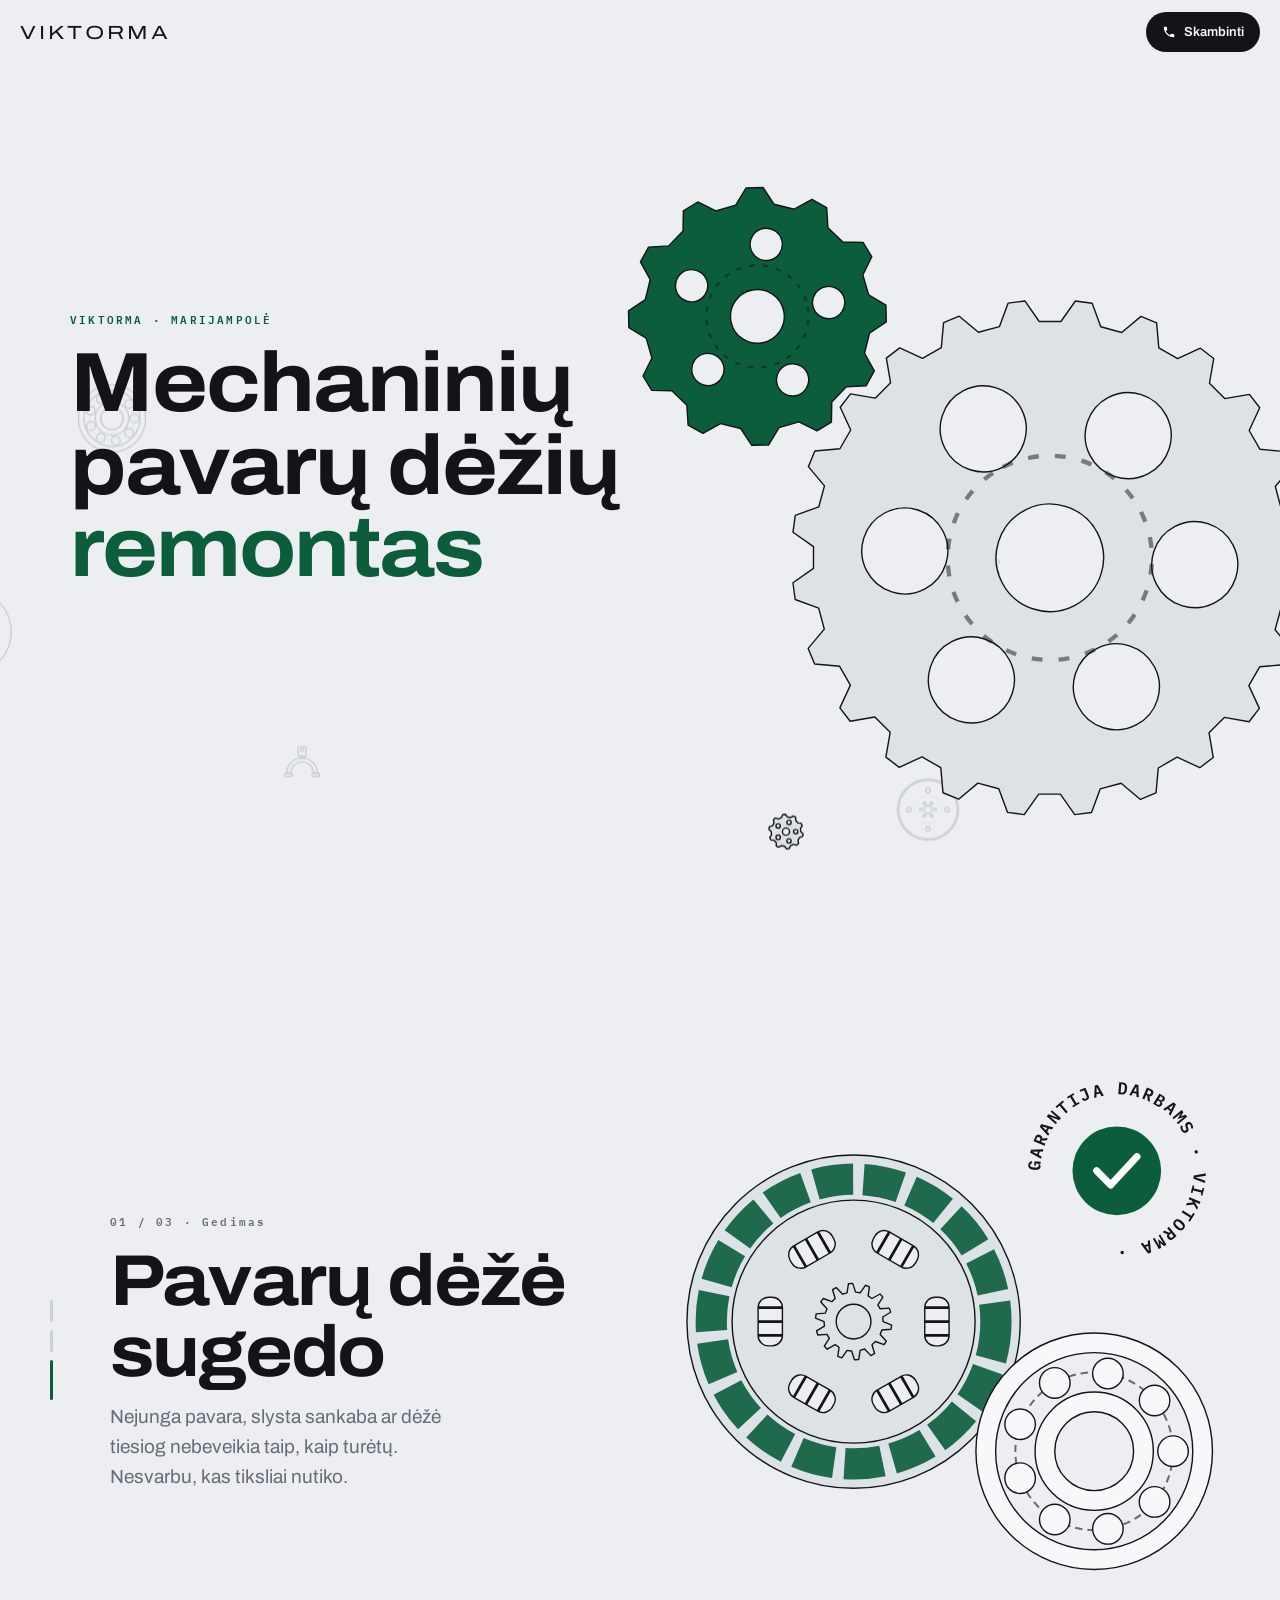
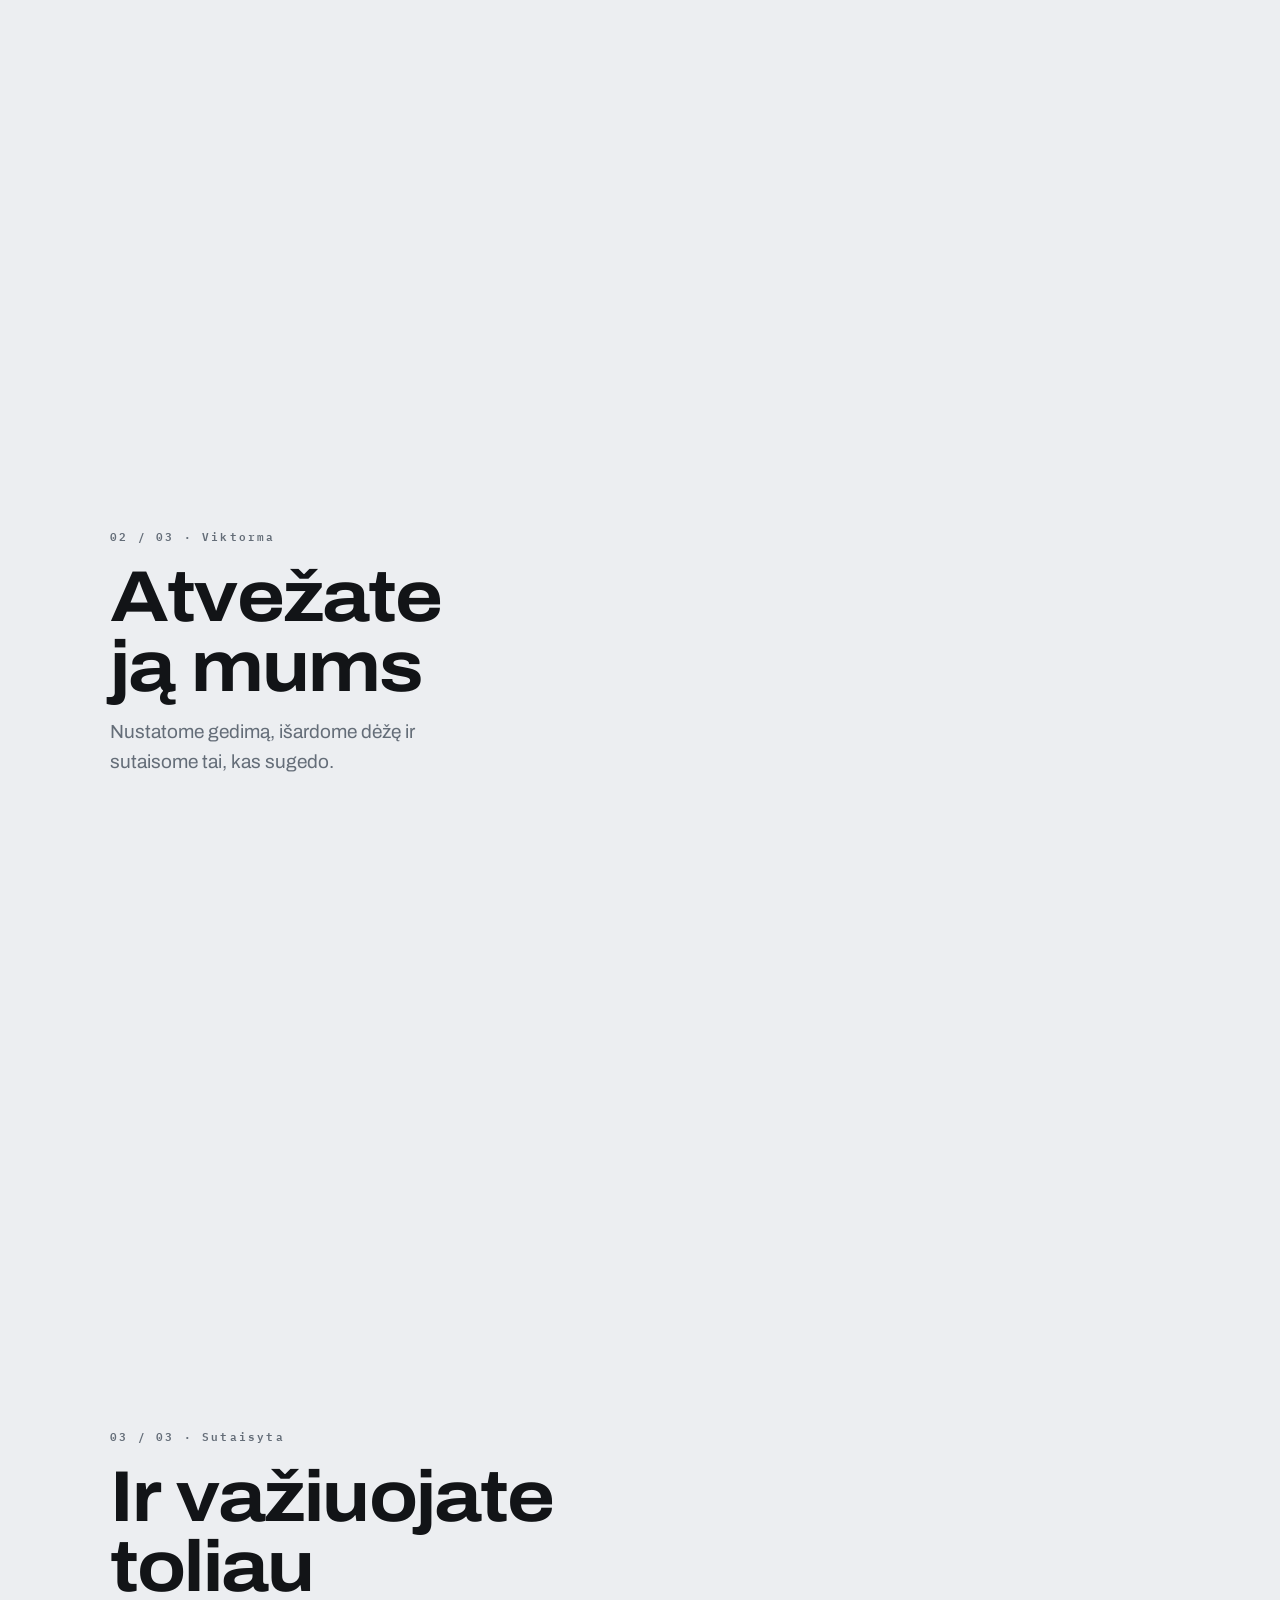
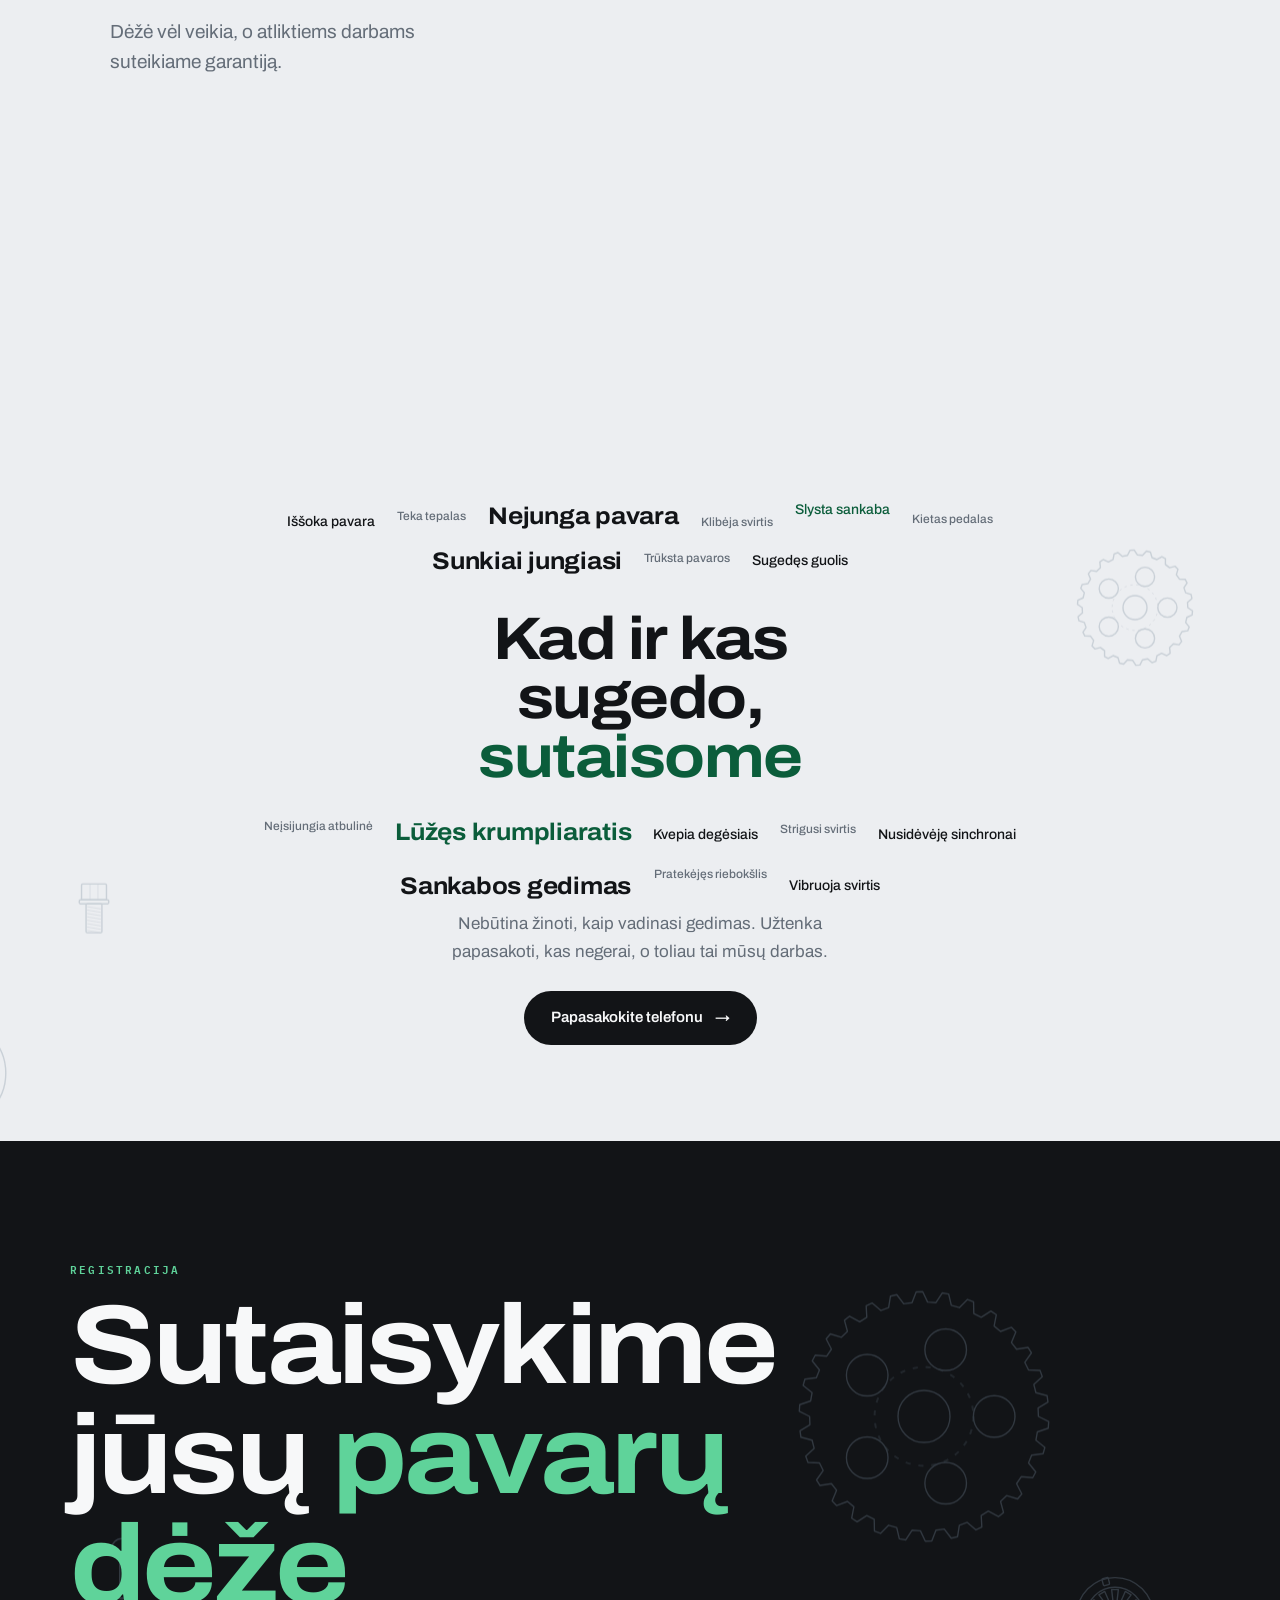
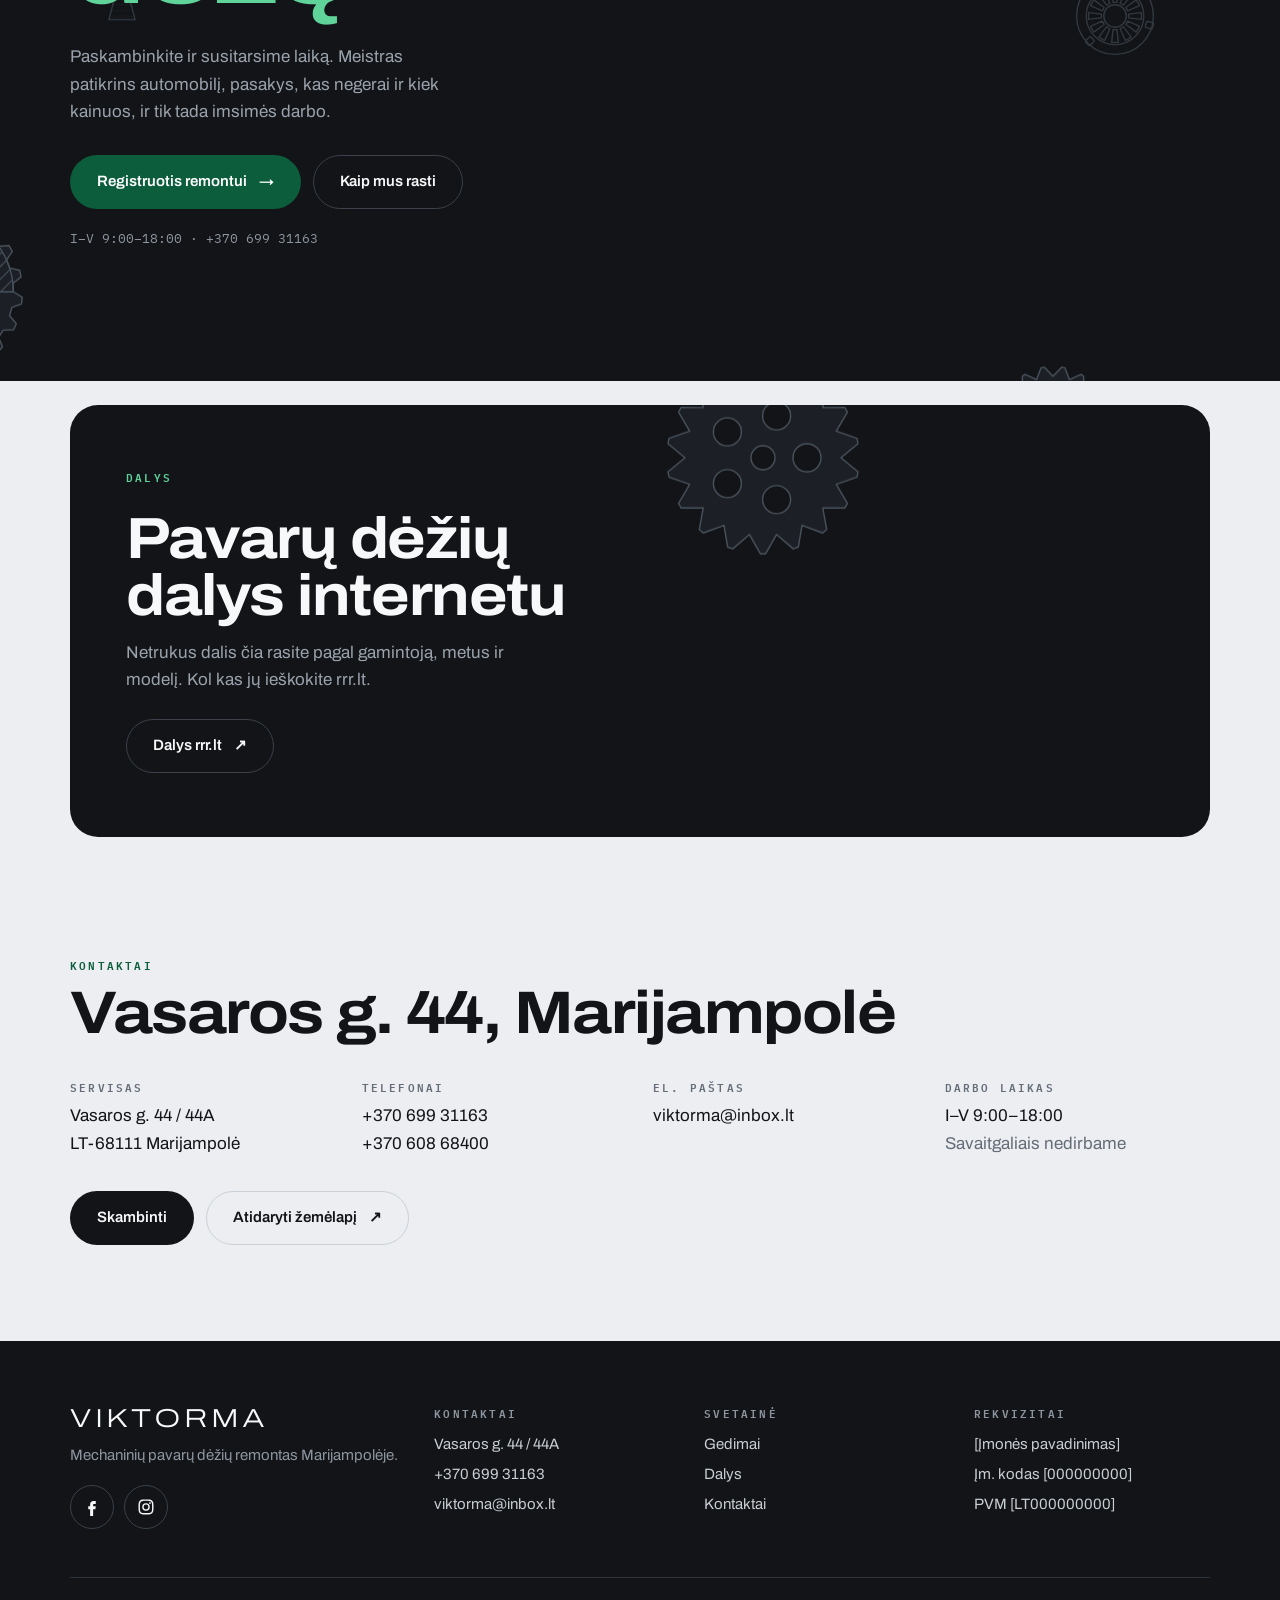
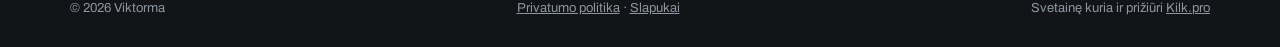
<file: index.html>
<!doctype html>
<html lang="lt">
<head>
<meta charset="utf-8">
<meta name="viewport" content="width=device-width, initial-scale=1, viewport-fit=cover">
<title>Viktorma · Mechaninių pavarų dėžių servisas Marijampolėje</title>
<meta name="description" content="Mechaninių pavarų dėžių diagnostika, kapitalinis remontas ir tepalų keitimas Marijampolėje. Be tarpininkų, su garantija.">
<meta name="theme-color" content="#eceef1">
<link rel="preconnect" href="https://fonts.googleapis.com">
<link rel="preconnect" href="https://fonts.gstatic.com" crossorigin>
<link rel="stylesheet" href="https://fonts.googleapis.com/css2?family=Archivo:wdth,wght@62..125,300..800&family=IBM+Plex+Mono:wght@400;600&display=swap">
<link rel="stylesheet" href="assets/theme.css">
<style>
  /* Header */
  .top { position: fixed; inset: 0 0 auto; z-index: 50; display: flex; align-items: center; justify-content: space-between;
    padding: calc(12px + env(safe-area-inset-top, 0px)) max(20px, env(safe-area-inset-right, 0px)) 12px var(--gutter);
    opacity: 0; transition: opacity .8s var(--ease) .4s, background .4s, box-shadow .4s; }
  .ready .top { opacity: 1; }
  .top.solid { background: rgba(236, 238, 241, .86); backdrop-filter: blur(12px); -webkit-backdrop-filter: blur(12px); box-shadow: 0 1px 0 var(--line); }
  .logo { font: 400 19px/1 var(--f-sans); font-stretch: 125%; letter-spacing: .16em; text-decoration: none; }
  .top-call { display: inline-flex; align-items: center; gap: 8px; height: 40px; padding: 0 16px; border-radius: 999px; background: var(--ink); color: var(--steel-2); font: 600 13px/1 var(--f-sans); text-decoration: none; }
  .top-call svg { width: 14px; height: 14px; fill: currentColor; }

  /* Hero: quiet screen, one line, two meshing gears turning at the edge */
  .hero { position: relative; min-height: 100svh; overflow: hidden; display: grid; align-content: center; }
  .hero .wrap { position: relative; z-index: 2; }
  .hero-line { font-size: clamp(34px, 10vw, 84px); max-width: 11ch; margin-top: 16px; }
  .hero .lead { margin-top: 18px; }
  .ready .hero .wrap > * { animation: rise 1.2s var(--ease) both; }
  .ready .hero .wrap > :nth-child(2) { animation-delay: .15s; }
  .ready .hero .wrap > :nth-child(3) { animation-delay: .3s; }
  @keyframes rise { from { opacity: 0; transform: translateY(18px); } }
  .mesh { position: absolute; inset: 0; z-index: 1; pointer-events: none; }
  .mesh > div { position: absolute; }
  .scroll-cue { position: absolute; z-index: 2; left: var(--gutter); bottom: calc(26px + env(safe-area-inset-bottom, 0px)); display: flex; align-items: center; gap: 12px;
    font: 600 10px/1 var(--f-mono); letter-spacing: .28em; text-transform: uppercase; color: var(--dim); }
  .scroll-cue i { width: 40px; height: 1px; background: var(--ink); transform-origin: left; animation: cue 2.2s var(--ease) infinite; }
  @keyframes cue { 0% { transform: scaleX(0); } 60% { transform: scaleX(1); opacity: 1; } 100% { transform: scaleX(1); opacity: 0; } }

  /* Story: sticky stage with three illustrated scenes, chapters scroll over it */
  .story { position: relative; }
  .stage { position: sticky; top: 0; height: 100svh; overflow: hidden; pointer-events: none; }
  .scene { position: absolute; left: 50%; top: 13svh; width: min(84vw, 520px); aspect-ratio: 1; max-width: 100%; transform: translateX(-50%) scale(.86) rotate(-6deg); opacity: 0;
    transition: opacity .8s var(--ease), transform 1.1s var(--ease); display: grid; place-items: center; }
  .stage[data-step="1"] .s1, .stage[data-step="2"] .s2, .stage[data-step="3"] .s3 { opacity: 1; transform: translateX(-50%); }
  .s1 .box { width: 92%; }
  .callout { position: absolute; font: 600 10px/1.3 var(--f-mono); letter-spacing: .12em; text-transform: uppercase; display: flex; align-items: center; gap: 8px; color: var(--ink); }
  .callout::before { content: ''; width: 26px; height: 1px; background: var(--ink); }
  .s2 .cut { position: absolute; width: 62%; opacity: .9; }
  .s2 .sh { position: absolute; width: 104%; bottom: 6%; }
  .s2 .sh .g1, .s2 .sh .g2, .s2 .sh .g3 { transition: transform 1.4s var(--ease) .3s; }
  .stage[data-step="2"] .sh .g1 { transform: translateX(-12px); }
  .stage[data-step="2"] .sh .g3 { transform: translateX(14px); }
  .s3 .cl { position: absolute; width: 62%; left: 2%; top: 14%; }
  .s3 .br { position: absolute; width: 44%; right: 2%; bottom: 10%; }
  .s3 .badge { position: absolute; width: 36%; right: 2%; top: 0; }
  .badge { overflow: visible; }
  .badge text { font: 600 8.5px var(--f-mono); letter-spacing: .12em; fill: var(--ink); }
  .badge .core { fill: var(--green); }
  .steps { position: absolute; left: var(--gutter); top: 50%; display: grid; gap: 8px; transform: translateY(-50%); }
  .steps i { width: 3px; height: 22px; border-radius: 2px; background: var(--line); transition: background .4s, height .4s; }
  .stage[data-step="1"] .steps i:nth-child(1), .stage[data-step="2"] .steps i:nth-child(2), .stage[data-step="3"] .steps i:nth-child(3) { background: var(--green); height: 40px; }

  .chapter { position: relative; z-index: 2; min-height: 100svh; display: flex; align-items: flex-end; padding-bottom: 9svh; }
  .chapter:first-of-type { margin-top: -100svh; }
  .chapter .wrap > div { max-width: 560px; padding-top: 70px;
    background: linear-gradient(to bottom, rgba(236, 238, 241, 0), var(--steel) 60px); }
  .chapter .num { font: 600 11px/1 var(--f-mono); color: var(--dim); letter-spacing: .2em; }
  .chapter h2 { font-size: clamp(36px, 10.5vw, 72px); margin: 12px 0 14px; }
  .chapter p { margin: 0; color: var(--dim); max-width: 34ch; font-size: clamp(16px, 4.3vw, 19px); }
  @media (min-width: 900px) {
    .scene { left: auto; right: max(4vw, calc((100vw - var(--max)) / 2)); top: 50%; transform: translateY(-50%) scale(.86) rotate(-6deg); width: min(44vw, 560px); }
    .stage[data-step="1"] .s1, .stage[data-step="2"] .s2, .stage[data-step="3"] .s3 { transform: translateY(-50%); }
    .chapter { align-items: center; padding: 0; }
    .chapter .wrap > div { background: none; padding: 0 0 0 40px; }
    .steps { left: max(var(--gutter), calc((100vw - var(--max)) / 2)); }
  }

  /* CTA */
  .cta { position: relative; overflow: hidden; padding: 120px 0; min-height: 88svh; display: grid; align-content: center; }
  .cta .wrap { position: relative; z-index: 1; }
  .cta h2 { font-size: clamp(44px, 13vw, 112px); margin: 16px 0 22px; max-width: 10ch; }
  .cta h2 em { color: #5fd39a; }
  .cta-actions { display: flex; flex-wrap: wrap; gap: 12px; margin-top: 30px; }
  .cta-note { margin-top: 20px; font: 400 13px/1.5 var(--f-mono); color: #8d96a0; }

  /* Info sections */
  .section { position: relative; padding: 96px 0; }
  .section-head { display: grid; gap: 12px; margin-bottom: 36px; }
  .section-head h2 { font-size: clamp(34px, 9vw, 60px); }
  .services { display: grid; gap: 12px; grid-template-columns: 1fr; }
  .fix h2 { max-width: 12ch; }
  .fix { overflow: hidden; }
  .words { display: grid; gap: 34px; margin-top: 8px; }
  .words .section-head { margin: 0; text-align: center; justify-items: center; }
  .cloud { display: flex; flex-wrap: wrap; justify-content: center; align-items: center; gap: 24px 22px; max-width: 760px; margin: 0 auto; }
  .w { position: relative; top: var(--y, 0); white-space: nowrap; font: 500 12px/1 var(--f-sans); color: var(--dim); will-change: transform;
    animation: float var(--t, 8s) ease-in-out infinite alternate; }
  .w.m { font-size: 14px; color: var(--ink); }
  .w.l { font-size: clamp(17px, 4.6vw, 24px); font-weight: 700; font-stretch: 108%; color: var(--ink); letter-spacing: -.01em; }
  .w.g { color: var(--green); }
  @keyframes float { from { transform: translate(calc(var(--dx) * -1), calc(var(--dy) * -1)); } to { transform: translate(var(--dx), var(--dy)); } }
  .fix-line { max-width: 40ch; margin: 18px auto 0; text-align: center; color: var(--dim); }
  .proof { display: grid; grid-template-columns: repeat(2, 1fr); border-top: 1px solid var(--ink); }
  .proof div { padding: 18px 10px 0 0; } .proof span { display: block; margin-top: 6px; }
  .proof b { display: block; font: 600 clamp(26px, 7.4vw, 56px)/1 var(--f-sans); font-stretch: 75%; letter-spacing: -.02em; font-variant-numeric: tabular-nums; }
  .proof span { font-size: 13px; color: var(--dim); }

  .shop { position: relative; overflow: hidden; border-radius: 28px; padding: 40px 26px 220px; }
  .shop .txt { position: relative; z-index: 1; max-width: 460px; }
  .shop h2 { font-size: clamp(34px, 9vw, 58px); margin: 14px 0 14px; }
  .shop p { margin: 0 0 26px; }
  @media (min-width: 860px) { .shop { padding: 64px 56px; } }

  .contact { display: grid; gap: 26px; grid-template-columns: 1fr 1fr; }
  .contact h4 { margin: 0 0 8px; font: 600 11px/1.4 var(--f-mono); letter-spacing: .2em; text-transform: uppercase; color: var(--dim); }
  .contact p { margin: 0; }
  .contact a { text-decoration: none; }
  .contact a:hover { color: var(--green); }
  .contact-actions { margin-top: 34px; display: flex; flex-wrap: wrap; gap: 12px; }
  @media (min-width: 860px) { .contact { grid-template-columns: repeat(4, 1fr); } }
</style>
</head>
<body>

<div class="intro" aria-hidden="true">
  <div class="intro-in">
    <div class="intro-word"><span style="--i:0">V</span><span style="--i:1">I</span><span style="--i:2">K</span><span style="--i:3">T</span><span style="--i:4">O</span><span style="--i:5">R</span><span style="--i:6">M</span><span style="--i:7">A</span></div>
    <div class="intro-gear tone-green" data-part="gear:12"></div>
  </div>
</div>

<header class="top" id="top">
  <a class="logo" href="#">VIKTORMA</a>
  <a class="top-call" href="tel:+37069931163"><svg viewBox="0 0 24 24" aria-hidden="true"><path d="M6.6 10.8a15.1 15.1 0 0 0 6.6 6.6l2.2-2.2a1 1 0 0 1 1-.25c1.1.37 2.3.57 3.6.57a1 1 0 0 1 1 1V20a1 1 0 0 1-1 1C10.6 21 3 13.4 3 4a1 1 0 0 1 1-1h3.5a1 1 0 0 1 1 1c0 1.3.2 2.5.57 3.6a1 1 0 0 1-.25 1z"/></svg>Skambinti</a>
</header>

<main>
  <section class="hero">
    <div class="field" data-field="bearing,6,9,70,1.4,line;sprocket:14,74,12,54,2,line;gear:10,60,28,36,2.6,steel;clutch,-6,46,90,.8,line;flywheel,70,48,64,1.6,line;fork,22,30,40,2.2,line"></div>
    <div class="mesh" id="mesh" aria-hidden="true"></div>
    <div class="wrap">
      <p class="eyebrow">Viktorma · Marijampolė</p>
      <h1 class="display hero-line">Mechaninių pavarų dėžių <em>remontas</em></h1>
    </div>
  </section>

  <section class="story" aria-label="Viktorma istorija">
    <div class="stage" id="stage" data-step="1" aria-hidden="true">
      <div class="steps"><i></i><i></i><i></i></div>
      <div class="scene s1">
        <div class="box tone-steel" data-part="gearbox"></div>
      </div>
      <div class="scene s2">
        <div class="cut tone-white spin" style="--spin:40s" data-part="cutaway:28"></div>
        <div class="sh tone-steel" data-part="shaft"></div>
      </div>
      <div class="scene s3">
        <div class="cl tone-steel spin" style="--spin:30s" data-part="clutch"></div>
        <div class="br tone-white spin" style="--spin:16s;--dir:reverse" data-part="bearing"></div>
        <svg class="badge" viewBox="0 0 100 100">
          <defs><path id="bp" d="M50,50 m-38,0 a38,38 0 1,1 76,0 a38,38 0 1,1 -76,0"/></defs>
          <circle class="core" cx="50" cy="50" r="22"/>
          <path d="M40,50 l7,7 l13,-14" fill="none" stroke="#fff" stroke-width="3.5" stroke-linecap="round" stroke-linejoin="round"/>
          <g class="spin" style="--spin:26s;transform-origin:50px 50px"><text><textPath href="#bp">GARANTIJA DARBAMS · VIKTORMA ·</textPath></text></g>
        </svg>
      </div>
    </div>

    <article class="chapter" data-step="1">
      <div class="wrap"><div class="reveal">
        <span class="num">01 / 03 · Gedimas</span>
        <h2 class="display">Pavarų dėžė sugedo</h2>
        <p>Nejunga pavara, slysta sankaba ar dėžė tiesiog nebeveikia taip, kaip turėtų. Nesvarbu, kas tiksliai nutiko.</p>
      </div></div>
    </article>
    <article class="chapter" data-step="2">
      <div class="wrap"><div class="reveal">
        <span class="num">02 / 03 · Viktorma</span>
        <h2 class="display">Atvežate ją mums</h2>
        <p>Nustatome gedimą, išardome dėžę ir sutaisome tai, kas sugedo.</p>
      </div></div>
    </article>
    <article class="chapter" data-step="3">
      <div class="wrap"><div class="reveal">
        <span class="num">03 / 03 · Sutaisyta</span>
        <h2 class="display">Ir važiuojate toliau</h2>
        <p>Dėžė vėl veikia, o atliktiems darbams suteikiame garantiją.</p>
      </div></div>
    </article>
  </section>


  <section class="section fix" id="paslaugos">
    <div class="field" data-field="gear:22,84,4,120,1,line;bearing,-8,58,110,1.6,line;pressure,88,88,90,1.3,line;plug,6,30,34,2.2,line"></div>
    <div class="wrap" style="position:relative;z-index:1">
      <div class="words" aria-label="Gedimai, kuriuos taisome">
        <div class="cloud">
          <span class="w m" style="--y:6px;--dx:4px;--dy:-5px;--t:7.0s">Iššoka pavara</span>
          <span class="w s" style="--y:0px;--dx:-6px;--dy:4px;--t:8.4s">Teka tepalas</span>
          <span class="w l" style="--y:0px;--dx:5px;--dy:-3px;--t:9.8s">Nejunga pavara</span>
          <span class="w s" style="--y:6px;--dx:-3px;--dy:6px;--t:11.2s">Klibėja svirtis</span>
          <span class="w m g" style="--y:-6px;--dx:7px;--dy:-4px;--t:12.6s">Slysta sankaba</span>
          <span class="w s" style="--y:3px;--dx:4px;--dy:-5px;--t:7.0s">Kietas pedalas</span>
          <span class="w l" style="--y:-3px;--dx:-6px;--dy:4px;--t:8.4s">Sunkiai jungiasi</span>
          <span class="w s" style="--y:-6px;--dx:5px;--dy:-3px;--t:9.8s">Trūksta pavaros</span>
          <span class="w m" style="--y:-3px;--dx:-3px;--dy:6px;--t:11.2s">Sugedęs guolis</span>
        </div>
        <div class="section-head reveal">
          <h2 class="display">Kad ir kas sugedo, <em>sutaisome</em></h2>
        </div>
        <div class="cloud">
          <span class="w s" style="--y:-6px;--dx:5px;--dy:-3px;--t:9.8s">Neįsijungia atbulinė</span>
          <span class="w l g" style="--y:0px;--dx:-3px;--dy:6px;--t:11.2s">Lūžęs krumpliaratis</span>
          <span class="w m" style="--y:3px;--dx:7px;--dy:-4px;--t:12.6s">Kvepia degėsiais</span>
          <span class="w s" style="--y:-3px;--dx:4px;--dy:-5px;--t:7.0s">Strigusi svirtis</span>
          <span class="w m" style="--y:3px;--dx:-6px;--dy:4px;--t:8.4s">Nusidėvėję sinchronai</span>
          <span class="w l" style="--y:6px;--dx:5px;--dy:-3px;--t:9.8s">Sankabos gedimas</span>
          <span class="w s" style="--y:-6px;--dx:-3px;--dy:6px;--t:11.2s">Pratekėjęs riebokšlis</span>
          <span class="w m" style="--y:6px;--dx:7px;--dy:-4px;--t:12.6s">Vibruoja svirtis</span>
        </div>
      </div>
      <p class="fix-line reveal">Nebūtina žinoti, kaip vadinasi gedimas. Užtenka papasakoti, kas negerai, o toliau tai mūsų darbas.</p>
      <div class="reveal" style="text-align:center;margin-top:26px"><a class="btn btn-ink" href="tel:+37069931163">Papasakokite telefonu <span class="arr" aria-hidden="true">→</span></a></div>

    </div>
  </section>

  <section class="cta dark" id="registracija">
    <div class="field" data-field="gear:30,62,8,260,.6,nightline;cutaway:20,-12,60,180,1.2,night;sprocket:16,78,70,110,1.8,night;bearing,40,90,70,2.4,nightline;pressure,84,30,80,1.4,nightline;lever,8,16,40,2,nightline"></div>
    <div class="wrap reveal">
      <p class="eyebrow">Registracija</p>
      <h2 class="display">Sutaisykime jūsų <em>pavarų dėžę</em></h2>
      <p class="lead">Paskambinkite ir susitarsime laiką. Meistras patikrins automobilį, pasakys, kas negerai ir kiek kainuos, ir tik tada imsimės darbo.</p>
      <div class="cta-actions">
        <a class="btn btn-green" href="tel:+37069931163">Registruotis remontui <span class="arr" aria-hidden="true">→</span></a>
        <a class="btn btn-line" href="#kontaktai">Kaip mus rasti</a>
      </div>
      <p class="cta-note">I–V 9:00–18:00 · +370 699 31163</p>
    </div>
  </section>

  <section class="section" id="dalys" style="padding-top:24px">
    <div class="wrap">
      <div class="shop dark reveal">
        <div class="field" data-field="sprocket:18,52,58,200,.5,night;gear:12,20,72,120,1.2,green;bearing,78,40,90,1.6,nightline"></div>
        <div class="txt">
          <p class="eyebrow">Dalys</p>
          <h2 class="display">Pavarų dėžių dalys internetu</h2>
          <p class="lead">Netrukus dalis čia rasite pagal gamintoją, metus ir modelį. Kol kas jų ieškokite rrr.lt.</p>
          <a class="btn btn-line" href="https://rrr.lt" target="_blank" rel="noopener">Dalys rrr.lt <span class="arr" aria-hidden="true">↗</span></a>
        </div>
      </div>
    </div>
  </section>

  <section class="section" id="kontaktai" style="padding-top:24px">
    <div class="wrap">
      <div class="section-head reveal">
        <p class="eyebrow">Kontaktai</p>
        <h2 class="display">Vasaros g. 44, Marijampolė</h2>
      </div>
      <div class="contact reveal">
        <div><h4>Servisas</h4><p>Vasaros g. 44 / 44A<br>LT-68111 Marijampolė</p></div>
        <div><h4>Telefonai</h4><p><a href="tel:+37069931163">+370 699 31163</a><br><a href="tel:+37060868400">+370 608 68400</a></p></div>
        <div><h4>El. paštas</h4><p><a href="mailto:viktorma@inbox.lt">viktorma@inbox.lt</a></p></div>
        <div><h4>Darbo laikas</h4><p>I–V 9:00–18:00<br><span style="color:var(--dim)">Savaitgaliais nedirbame</span></p></div>
      </div>
      <div class="contact-actions reveal">
        <a class="btn btn-ink" href="tel:+37069931163">Skambinti</a>
        <a class="btn btn-line" href="https://www.google.com/maps/search/?api=1&amp;query=Vasaros+g.+44,+Marijampol%C4%97" target="_blank" rel="noopener">Atidaryti žemėlapį <span class="arr" aria-hidden="true">↗</span></a>
      </div>
    </div>
  </section>
</main>

<footer class="site-footer dark">
  <div class="field" data-field="gear:24,80,10,220,.6,nightline;clutch,-10,60,160,1,nightline;seal,50,80,70,1.6,nightline"></div>
  <div class="wrap">
    <div class="footer-grid">
      <div>
        <div class="footer-brand">VIKTORMA</div>
        <p style="margin-top:12px;color:#8d96a0">Mechaninių pavarų dėžių remontas Marijampolėje.</p>
        <!-- TODO: replace # with the real social profile links -->
        <div class="socials">
          <a href="#" aria-label="Facebook"><svg viewBox="0 0 24 24"><path d="M14 8h3V4h-3c-2.8 0-4.5 1.8-4.5 4.6V11H7v4h2.5v9h4v-9h3l.5-4h-3.5V8.8c0-.5.3-.8.5-.8z"/></svg></a>
          <a href="#" aria-label="Instagram"><svg viewBox="0 0 24 24"><path d="M12 7a5 5 0 1 0 0 10 5 5 0 0 0 0-10zm0 8.2a3.2 3.2 0 1 1 0-6.4 3.2 3.2 0 0 1 0 6.4zM17.3 5.5a1.2 1.2 0 1 0 0 2.4 1.2 1.2 0 0 0 0-2.4zM12 2c-2.7 0-3 0-4.1.1C4.4 2.2 2.2 4.4 2.1 7.9 2 9 2 9.3 2 12s0 3 .1 4.1c.1 3.5 2.3 5.7 5.8 5.8 1.1.1 1.4.1 4.1.1s3 0 4.1-.1c3.5-.1 5.7-2.3 5.8-5.8.1-1.1.1-1.4.1-4.1s0-3-.1-4.1c-.1-3.5-2.3-5.7-5.8-5.8C15 2 14.7 2 12 2zm0 1.8c2.7 0 3 0 4 .1 2.5.1 3.9 1.5 4 4 .1 1 .1 1.3.1 4s0 3-.1 4c-.1 2.5-1.5 3.9-4 4-1 .1-1.3.1-4 .1s-3 0-4-.1c-2.5-.1-3.9-1.5-4-4-.1-1-.1-1.3-.1-4s0-3 .1-4c.1-2.5 1.5-3.9 4-4 1-.1 1.3-.1 4-.1z"/></svg></a>
        </div>
      </div>
      <div>
        <h4>Kontaktai</h4>
        <p>Vasaros g. 44 / 44A</p>
        <p><a href="tel:+37069931163">+370 699 31163</a></p>
        <p><a href="mailto:viktorma@inbox.lt">viktorma@inbox.lt</a></p>
      </div>
      <div>
        <h4>Svetainė</h4>
        <p><a href="#paslaugos">Gedimai</a></p>
        <p><a href="#dalys">Dalys</a></p>
        <p><a href="#kontaktai">Kontaktai</a></p>
      </div>
      <div>
        <h4>Rekvizitai</h4>
        <!-- TODO: fill in the real company details -->
        <p>[Įmonės pavadinimas]</p>
        <p>Įm. kodas [000000000]</p>
        <p>PVM [LT000000000]</p>
      </div>
    </div>
    <div class="footer-base">
      <span>© <span id="yr">2026</span> Viktorma</span>
      <span><a href="#">Privatumo politika</a> · <a href="#">Slapukai</a></span>
      <span>Svetainę kuria ir prižiūri <a href="https://kilk.pro" target="_blank" rel="noopener">Kilk.pro</a></span>
    </div>
  </div>
</footer>

<script src="assets/parts.js"></script>
<script src="assets/motion.js" defer></script>
<script>
  document.getElementById('yr').textContent = new Date().getFullYear();

  // Header turns solid after the hero.
  (function () {
    var top = document.getElementById('top');
    var f = function () { top.classList.toggle('solid', scrollY > innerHeight * .7); };
    addEventListener('scroll', f, { passive: true }); f();
  })();

  // Story: the chapter in view picks the scene on the sticky stage.
  (function () {
    var stage = document.getElementById('stage');
    if (!('IntersectionObserver' in window)) return;
    var io = new IntersectionObserver(function (es) {
      es.forEach(function (e) { if (e.isIntersecting) stage.dataset.step = e.target.dataset.step; });
    }, { rootMargin: '-45% 0px -45% 0px' });
    document.querySelectorAll('.chapter').forEach(function (c) { io.observe(c); });
  })();

  // Hero: a 24-tooth gear driving a 12-tooth pinion, meshed, turning with time and scroll.
  (function () {
    var mesh = document.getElementById('mesh');
    var a = document.createElement('div'), b = document.createElement('div');
    a.className = 'tone-steel'; b.className = 'tone-green';
    a.innerHTML = VParts.gear({ n: 24, holes: 6 }); b.innerHTML = VParts.gear({ n: 12 });
    mesh.append(a, b);
    var TAU = Math.PI * 2, pA = TAU / 24, pB = TAU / 12, th = -2.45, A0, B0, cx, cy, wA, wB;
    function layout() {
      var W = mesh.clientWidth, H = mesh.clientHeight, big = W < 900;
      wA = big ? Math.min(W * 1.05, 520) : Math.min(W * .42, 620); wB = wA / 2;
      cx = big ? W * .92 : W * .82; cy = big ? H * .97 : H * .62;
      var D = wA / 2 * .96 + wB / 2 * .9;   // sum of pitch radii (tooth depth differs per gear)
      var bx = cx + Math.cos(th) * D, by = cy + Math.sin(th) * D;
      a.style.cssText = 'width:' + wA + 'px;left:' + (cx - wA / 2) + 'px;top:' + (cy - wA / 2) + 'px';
      b.style.cssText = 'width:' + wB + 'px;left:' + (bx - wB / 2) + 'px;top:' + (by - wB / 2) + 'px';
      A0 = th + .175 * pA; B0 = th + Math.PI - .325 * pB;   // valley of A faces a tooth of B on the centre line
    }
    layout(); addEventListener('resize', layout);
    var reduce = matchMedia('(prefers-reduced-motion: reduce)').matches;
    function frame(t) {
      var phi = reduce ? 0 : t / 1000 * .12 + scrollY * .002;
      a.style.transform = 'rotate(' + (A0 + phi) + 'rad)';
      b.style.transform = 'rotate(' + (B0 - 2 * phi) + 'rad)';
      if (!reduce && scrollY < innerHeight * 1.2) requestAnimationFrame(frame); else if (!reduce) setTimeout(function () { requestAnimationFrame(frame); }, 300);
    }
    requestAnimationFrame(frame);
  })();
</script>
</body>
</html>
</file>
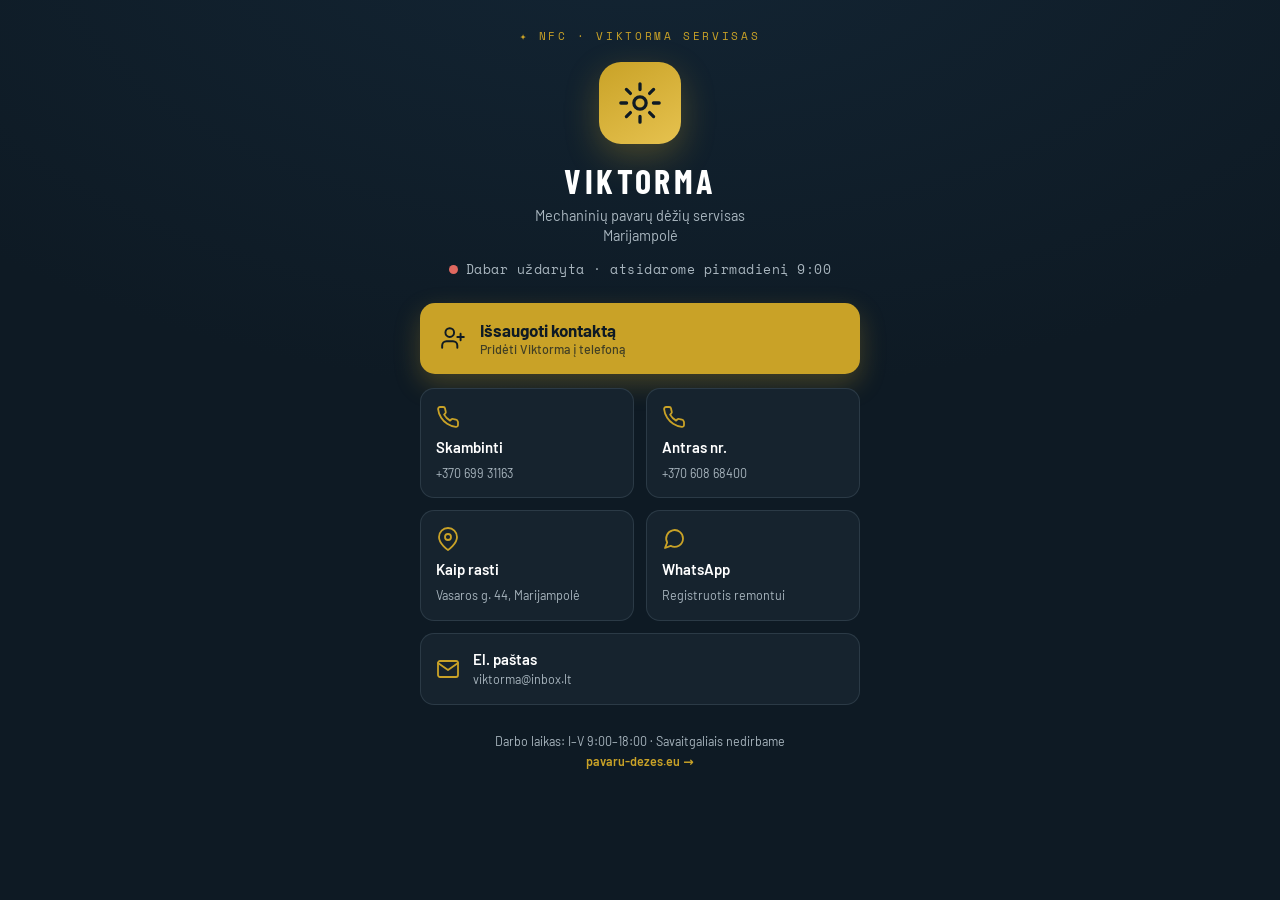
<file: tap.html>
<!DOCTYPE html>
<html lang="lt">
<head>
<meta charset="utf-8">
<meta name="viewport" content="width=device-width, initial-scale=1, viewport-fit=cover">
<title>Viktorma · Pavarų dėžių servisas</title>
<meta name="description" content="Viktorma — mechaninių pavarų dėžių servisas Marijampolėje. Bakstelėkite: išsaugokite kontaktą, skambinkite, raskite kelią.">
<meta name="theme-color" content="#0e1a24">
<link rel="preconnect" href="https://fonts.googleapis.com">
<link rel="preconnect" href="https://fonts.gstatic.com" crossorigin>
<link href="https://fonts.googleapis.com/css2?family=Barlow:wght@400;500;600;700&family=Barlow+Condensed:wght@600;700&family=Space+Mono:wght@400;700&display=swap" rel="stylesheet">
<style>
  :root{
    --hero-bg:#0e1a24; --hero-bg2:#132534; --fg:#ffffff; --sub:#a9b6bf;
    --accent:#c9a227; --accent-ink:#0e1a24; --card:#16232e; --card-line:rgba(125,148,163,.20);
    --ok:#3fbf6a; --off:#e0685f;
  }
  *{box-sizing:border-box;-webkit-tap-highlight-color:transparent}
  html,body{margin:0}
  body{
    min-height:100dvh;
    background:radial-gradient(120% 90% at 50% -10%, var(--hero-bg2), var(--hero-bg) 60%);
    color:var(--fg);
    font-family:'Barlow',system-ui,-apple-system,sans-serif;
    padding:max(22px,env(safe-area-inset-top)) 20px calc(30px + env(safe-area-inset-bottom));
    display:flex;flex-direction:column;align-items:center;
  }
  .wrap{width:100%;max-width:440px;margin:0 auto}

  /* header / identity */
  .tap-hint{
    font-family:'Space Mono',monospace;font-size:11px;letter-spacing:.24em;
    color:var(--accent);text-align:center;margin:6px 0 18px;text-transform:uppercase;
    animation:fade .6s ease both;
  }
  .badge{
    width:82px;height:82px;margin:0 auto 16px;border-radius:22px;
    background:linear-gradient(150deg,var(--accent),#e6c24f);
    display:flex;align-items:center;justify-content:center;
    box-shadow:0 12px 34px rgba(201,162,39,.30);
    animation:pop .5s cubic-bezier(.2,.9,.3,1.2) both;
  }
  .badge svg{width:46px;height:46px}
  h1{
    font-family:'Barlow Condensed',sans-serif;font-weight:700;font-size:34px;
    letter-spacing:.10em;text-align:center;margin:0 0 4px;
  }
  .tagline{text-align:center;color:var(--sub);font-size:14.5px;margin:0 0 14px;line-height:1.4}

  /* live status */
  .status{
    display:flex;align-items:center;justify-content:center;gap:8px;
    font-family:'Space Mono',monospace;font-size:12.5px;letter-spacing:.04em;
    color:var(--sub);margin:0 0 24px;
  }
  .dot{width:9px;height:9px;border-radius:50%;background:var(--sub)}
  .dot.on{background:var(--ok);box-shadow:0 0 0 0 rgba(63,191,106,.55);animation:pulse 2s infinite}
  .dot.off{background:var(--off)}

  /* primary CTA */
  .primary{
    display:flex;align-items:center;gap:14px;width:100%;
    background:var(--accent);color:var(--accent-ink);
    border-radius:15px;padding:17px 20px;margin-bottom:14px;
    font-weight:700;font-size:17px;
    box-shadow:0 10px 26px rgba(201,162,39,.28);
    transition:transform .08s ease;
  }
  .primary:active{transform:scale(.98)}
  .primary svg{width:26px;height:26px;flex:0 0 auto}
  .primary small{display:block;font-weight:500;font-size:12.5px;opacity:.72;margin-top:1px}

  /* action grid */
  .grid{display:grid;grid-template-columns:1fr 1fr;gap:12px}
  .tile{
    display:flex;flex-direction:column;gap:9px;
    background:var(--card);border:1px solid var(--card-line);
    border-radius:14px;padding:16px 15px;
    color:var(--fg);text-decoration:none;
    transition:transform .08s ease,border-color .2s ease;
  }
  .tile:active{transform:scale(.97);border-color:var(--accent)}
  .tile .ic{width:24px;height:24px;color:var(--accent)}
  .tile b{font-size:15px;font-weight:600}
  .tile span{font-size:12.5px;color:var(--sub);line-height:1.35}
  .tile.full{grid-column:1 / -1;flex-direction:row;align-items:center;gap:13px}
  .tile.full .txt b{display:block}

  a,button.primary{text-decoration:none;cursor:pointer;border:0;font-family:inherit;text-align:left}

  .foot{
    text-align:center;margin-top:26px;font-size:12.5px;color:var(--sub);line-height:1.6;
  }
  .foot a{color:var(--accent);text-decoration:none;font-weight:600}

  section{animation:fade .55s ease both}
  .primary{animation:fade .55s ease .05s both}
  .grid{animation:fade .55s ease .12s both}

  @keyframes fade{from{opacity:0;transform:translateY(8px)}to{opacity:1;transform:none}}
  @keyframes pop{from{opacity:0;transform:scale(.6)}to{opacity:1;transform:none}}
  @keyframes pulse{0%{box-shadow:0 0 0 0 rgba(63,191,106,.55)}70%{box-shadow:0 0 0 8px rgba(63,191,106,0)}100%{box-shadow:0 0 0 0 rgba(63,191,106,0)}}
  @media (prefers-reduced-motion:reduce){*{animation:none!important}}
</style>
</head>
<body>
<div class="wrap">

  <div class="tap-hint">✦ NFC · Viktorma servisas</div>

  <div class="badge" aria-hidden="true">
    <!-- gearbox / gear icon -->
    <svg viewBox="0 0 24 24" fill="none" stroke="#0e1a24" stroke-width="1.7" stroke-linecap="round" stroke-linejoin="round">
      <circle cx="12" cy="12" r="3.2"/>
      <path d="M12 2v3M12 19v3M2 12h3M19 12h3M4.9 4.9l2.1 2.1M17 17l2.1 2.1M19.1 4.9L17 7M7 17l-2.1 2.1"/>
    </svg>
  </div>

  <section>
    <h1>VIKTORMA</h1>
    <p class="tagline">Mechaninių pavarų dėžių servisas<br>Marijampolė</p>
    <div class="status">
      <span class="dot" id="dot"></span>
      <span id="statusText">Tikrinama darbo laiką…</span>
    </div>
  </section>

  <!-- Save contact — the signature NFC action -->
  <button class="primary" id="saveContact">
    <svg viewBox="0 0 24 24" fill="none" stroke="currentColor" stroke-width="1.8" stroke-linecap="round" stroke-linejoin="round">
      <path d="M16 21v-2a4 4 0 0 0-4-4H6a4 4 0 0 0-4 4v2"/><circle cx="9" cy="7" r="4"/><path d="M19 8v6M22 11h-6"/>
    </svg>
    <span>Išsaugoti kontaktą
      <small>Pridėti Viktorma į telefoną</small>
    </span>
  </button>

  <div class="grid">
    <a class="tile" href="tel:+37069931163">
      <svg class="ic" viewBox="0 0 24 24" fill="none" stroke="currentColor" stroke-width="1.8" stroke-linecap="round" stroke-linejoin="round"><path d="M22 16.9v3a2 2 0 0 1-2.2 2 19.8 19.8 0 0 1-8.6-3.1 19.5 19.5 0 0 1-6-6 19.8 19.8 0 0 1-3.1-8.7A2 2 0 0 1 4.1 2h3a2 2 0 0 1 2 1.7c.1.9.3 1.8.6 2.7a2 2 0 0 1-.5 2.1L8.1 9.6a16 16 0 0 0 6 6l1.1-1.1a2 2 0 0 1 2.1-.5c.9.3 1.8.5 2.7.6a2 2 0 0 1 1.7 2Z"/></svg>
      <b>Skambinti</b><span>+370 699 31163</span>
    </a>
    <a class="tile" href="tel:+37060868400">
      <svg class="ic" viewBox="0 0 24 24" fill="none" stroke="currentColor" stroke-width="1.8" stroke-linecap="round" stroke-linejoin="round"><path d="M22 16.9v3a2 2 0 0 1-2.2 2 19.8 19.8 0 0 1-8.6-3.1 19.5 19.5 0 0 1-6-6 19.8 19.8 0 0 1-3.1-8.7A2 2 0 0 1 4.1 2h3a2 2 0 0 1 2 1.7c.1.9.3 1.8.6 2.7a2 2 0 0 1-.5 2.1L8.1 9.6a16 16 0 0 0 6 6l1.1-1.1a2 2 0 0 1 2.1-.5c.9.3 1.8.5 2.7.6a2 2 0 0 1 1.7 2Z"/></svg>
      <b>Antras nr.</b><span>+370 608 68400</span>
    </a>
    <a class="tile" href="https://www.google.com/maps/dir/?api=1&destination=Vasaros+g.+44,+Marijampol%C4%97" target="_blank" rel="noopener">
      <svg class="ic" viewBox="0 0 24 24" fill="none" stroke="currentColor" stroke-width="1.8" stroke-linecap="round" stroke-linejoin="round"><path d="M21 10c0 7-9 13-9 13s-9-6-9-13a9 9 0 0 1 18 0Z"/><circle cx="12" cy="10" r="3"/></svg>
      <b>Kaip rasti</b><span>Vasaros g. 44, Marijampolė</span>
    </a>
    <a class="tile" href="https://wa.me/37069931163?text=Sveiki%2C%20noriu%20u%C5%BEregistruoti%20pavar%C5%B3%20d%C4%97%C5%BE%C4%97s%20remontui" target="_blank" rel="noopener">
      <svg class="ic" viewBox="0 0 24 24" fill="none" stroke="currentColor" stroke-width="1.8" stroke-linecap="round" stroke-linejoin="round"><path d="M21 11.5a8.4 8.4 0 0 1-12.3 7.4L3 21l2.2-5.6A8.4 8.4 0 1 1 21 11.5Z"/></svg>
      <b>WhatsApp</b><span>Registruotis remontui</span>
    </a>
    <a class="tile full" href="mailto:viktorma@inbox.lt?subject=Pavar%C5%B3%20d%C4%97%C5%BE%C4%97s%20remontas">
      <svg class="ic" viewBox="0 0 24 24" fill="none" stroke="currentColor" stroke-width="1.8" stroke-linecap="round" stroke-linejoin="round"><rect x="2" y="4" width="20" height="16" rx="2"/><path d="m22 6-10 7L2 6"/></svg>
      <div class="txt"><b>El. paštas</b><span>viktorma@inbox.lt</span></div>
    </a>
  </div>

  <p class="foot">
    Darbo laikas: I–V 9:00–18:00 · Savaitgaliais nedirbame<br>
    <a href="https://pavaru-dezes.eu">pavaru-dezes.eu →</a>
  </p>
</div>

<script>
  // --- Live "open now" indicator (Lithuania time, Mon–Fri 9:00–18:00) ---
  (function () {
    var dot = document.getElementById('dot');
    var txt = document.getElementById('statusText');
    try {
      var now = new Date(new Date().toLocaleString('en-US', { timeZone: 'Europe/Vilnius' }));
      var day = now.getDay();            // 0=Sun … 6=Sat
      var mins = now.getHours() * 60 + now.getMinutes();
      var open = day >= 1 && day <= 5 && mins >= 540 && mins < 1080; // 9:00–18:00
      if (open) {
        dot.className = 'dot on';
        txt.textContent = 'Dirbame dabar · iki 18:00';
      } else {
        dot.className = 'dot off';
        var next = (day === 5 && mins >= 1080) || day === 6 || day === 0
          ? 'atsidarome pirmadienį 9:00'
          : (day >= 1 && day <= 5 && mins < 540) ? 'atsidarome 9:00' : 'atsidarome rytoj 9:00';
        txt.textContent = 'Dabar uždaryta · ' + next;
      }
    } catch (e) {
      dot.className = 'dot';
      txt.textContent = 'I–V 9:00–18:00';
    }
  })();

  // --- One-tap "Save contact" via a generated vCard ---
  (function () {
    var vcard = [
      'BEGIN:VCARD',
      'VERSION:3.0',
      'N:;Viktorma;;;',
      'FN:Viktorma – pavarų dėžių servisas',
      'ORG:Viktorma',
      'TITLE:Mechaninių pavarų dėžių servisas',
      'TEL;TYPE=CELL,VOICE:+37069931163',
      'TEL;TYPE=WORK,VOICE:+37060868400',
      'EMAIL;TYPE=WORK:viktorma@inbox.lt',
      'ADR;TYPE=WORK:;;Vasaros g. 44 / 44A;Marijampolė;;LT-68111;Lietuva',
      'URL:https://pavaru-dezes.eu',
      'NOTE:Mechaninių pavarų dėžių remontas ir diagnostika. I–V 9:00–18:00.',
      'END:VCARD'
    ].join('\r\n');

    var blob = new Blob([vcard], { type: 'text/vcard;charset=utf-8' });
    var url = URL.createObjectURL(blob);

    document.getElementById('saveContact').addEventListener('click', function () {
      var a = document.createElement('a');
      a.href = url;
      a.download = 'Viktorma.vcf';
      document.body.appendChild(a);
      a.click();
      a.remove();
    });
  })();
</script>
</body>
</html>
</file>
<file: assets/theme.css>
/* Viktorma shared theme "Plienas": tokens, type, parts, motion, buttons, footer.
   Used by the landing page and the parts shop. Fonts load from each page's <head>:
   Archivo (variable width 62–125) + IBM Plex Mono. */
:root {
  --steel: #eceef1;      /* page */
  --steel-2: #f7f8f9;    /* raised surface */
  --steel-3: #dde2e7;    /* part fill */
  --line: #c9d0d7;
  --ink: #121417;
  --ink-2: #1c2026;
  --dim: #646d78;
  --green: #0b5d3b;
  --green-2: #12844f;
  --brass: #c28a2a;

  --f-sans: 'Archivo', 'Helvetica Neue', Arial, sans-serif;
  --f-mono: 'IBM Plex Mono', ui-monospace, monospace;

  --gutter: max(20px, env(safe-area-inset-left, 0px));
  --max: 1180px;
  --radius: 18px;
  --ease: cubic-bezier(.2, .7, .1, 1);
  color-scheme: light;
}

*, *::before, *::after { box-sizing: border-box; }
html { -webkit-text-size-adjust: 100%; }
body { margin: 0; background: var(--steel); color: var(--ink); font: 400 17px/1.6 var(--f-sans); -webkit-font-smoothing: antialiased; overflow-x: clip; }
img { max-width: 100%; display: block; }
a { color: inherit; }
::selection { background: var(--green); color: var(--steel-2); }
:focus-visible { outline: 2px solid var(--green-2); outline-offset: 3px; }

.wrap { width: 100%; max-width: var(--max); margin: 0 auto; padding-left: var(--gutter); padding-right: max(20px, env(safe-area-inset-right, 0px)); }
.eyebrow { font: 600 11px/1.4 var(--f-mono); letter-spacing: .2em; text-transform: uppercase; color: var(--green); margin: 0; }
.display { font-family: var(--f-sans); font-weight: 700; font-stretch: 112%; line-height: .98; letter-spacing: -.025em; margin: 0; text-wrap: balance; }
.display em { font-style: normal; color: var(--green); }
.lead { color: var(--dim); max-width: 38ch; margin: 0; }
.dark { background: var(--ink); color: var(--steel-2); }
.dark .lead { color: #9aa3ad; }
.dark .eyebrow { color: #5fd39a; }

/* Buttons */
.btn { display: inline-flex; align-items: center; justify-content: center; gap: 12px; min-height: 54px; padding: 0 26px; border-radius: 999px;
  border: 1px solid transparent; font: 600 15px/1 var(--f-sans); text-decoration: none; cursor: pointer;
  transition: transform .3s var(--ease), background .3s, color .3s, border-color .3s; }
.btn:active { transform: scale(.97); }
.btn-ink { background: var(--ink); color: var(--steel-2); }
.btn-ink:hover { background: var(--green); }
.btn-green { background: var(--green); color: #fff; }
.btn-green:hover { background: var(--green-2); }
.btn-line { border-color: var(--line); }
.btn-line:hover { border-color: var(--ink); }
.dark .btn-line { border-color: #3a414a; color: var(--steel-2); }
.btn .arr { transition: transform .3s var(--ease); }
.btn:hover .arr { transform: translateX(4px); }

/* Parts (see parts.js). Tones set fill/stroke/hole/accent. */
.part-svg { width: 100%; height: auto; display: block; overflow: visible; }
.tone-steel { --pf: var(--steel-3); --ps: var(--ink); --ph: var(--steel); --pa: var(--green); }
.tone-white { --pf: var(--steel-2); --ps: var(--ink); --ph: var(--steel-3); --pa: var(--brass); }
.tone-green { --pf: var(--green); --ps: var(--ink); --ph: var(--steel); --pa: #5fd39a; }
.tone-brass { --pf: var(--brass); --ps: var(--ink); --ph: var(--steel-2); --pa: var(--steel-3); }
.tone-line { --pf: transparent; --ps: var(--line); --ph: transparent; --pa: transparent; }
.tone-night { --pf: var(--ink-2); --ps: #4a535d; --ph: var(--ink); --pa: var(--green); }
.tone-nightline { --pf: transparent; --ps: #333a42; --ph: transparent; --pa: transparent; }

.field { position: absolute; inset: 0; overflow: hidden; pointer-events: none; z-index: 0; }
.pt { position: absolute; will-change: transform; }
.bob { animation: bob var(--bob, 7s) ease-in-out infinite alternate; }
.spin { animation: spin var(--spin, 30s) linear infinite; animation-direction: var(--dir, normal); }
.rock { animation: rock var(--bob, 7s) ease-in-out infinite alternate; transform-origin: 50% 40%; }
.field:not(.vis) .spin, .field:not(.vis) .bob, .field:not(.vis) .rock { animation-play-state: paused; }
@keyframes rock { from { transform: rotate(-9deg); } to { transform: rotate(9deg); } }
@keyframes spin { to { transform: rotate(360deg); } }
@keyframes bob { from { transform: translateY(-8px) rotate(-3deg); } to { transform: translateY(8px) rotate(3deg); } }

/* Scroll reveal: visible by default; motion.js adds .js to <html> and .in when seen. */
.js .reveal { opacity: 0; transform: translateY(26px); transition: opacity .9s var(--ease), transform .9s var(--ease); }
.js .reveal.in { opacity: 1; transform: none; }
.reveal[data-delay="1"] { transition-delay: .1s; }
.reveal[data-delay="2"] { transition-delay: .2s; }
.reveal[data-delay="3"] { transition-delay: .3s; }

/* Brand intro: letters close in from wide tracking, a gear spins up, then the curtain lifts. */
.intro { position: fixed; inset: 0; z-index: 100; display: grid; place-items: center; background: var(--steel); transition: transform 1s var(--ease), visibility 1s; }
.intro.done { transform: translateY(-100%); visibility: hidden; }
.intro-in { display: grid; justify-items: center; gap: 26px; }
.intro-word { display: flex; font: 300 clamp(30px, 9.5vw, 96px)/1 var(--f-sans); font-stretch: 125%; text-transform: uppercase; animation: track 2s var(--ease) both; }
.intro-word span { display: inline-block; animation: up 1.1s var(--ease) both; animation-delay: calc(var(--i) * 60ms); }
.intro-gear { width: 54px; animation: spinup 2.2s cubic-bezier(.6, 0, .3, 1) both; }
@keyframes track { from { letter-spacing: 1.1em; margin-right: -1.1em; opacity: 0; } to { letter-spacing: .14em; margin-right: -.14em; } }
@keyframes up { from { transform: translateY(40%); opacity: 0; } }
@keyframes spinup { from { transform: rotate(-200deg) scale(.4); opacity: 0; } to { transform: rotate(180deg); } }

/* Footer */
.site-footer { position: relative; overflow: hidden; padding: 64px 0 calc(28px + env(safe-area-inset-bottom, 0px)); font-size: 15px; }
.site-footer > .wrap { position: relative; z-index: 1; }
.footer-grid { display: grid; gap: 34px; grid-template-columns: 1fr 1fr; }
.footer-grid > :first-child { grid-column: 1 / -1; }
.footer-grid h4 { margin: 0 0 12px; font: 600 11px/1.4 var(--f-mono); letter-spacing: .2em; text-transform: uppercase; color: #8d96a0; }
.footer-grid p { margin: 0 0 6px; color: #c8ced4; }
.footer-grid a { text-decoration: none; }
.footer-grid a:hover { color: #5fd39a; }
.footer-brand { font: 300 26px/1 var(--f-sans); font-stretch: 125%; letter-spacing: .14em; }
.socials { display: flex; gap: 10px; margin-top: 18px; }
.socials a { width: 44px; height: 44px; display: grid; place-items: center; border: 1px solid #3a414a; border-radius: 50%; }
.socials a:hover { border-color: #5fd39a; }
.socials svg { width: 18px; height: 18px; fill: currentColor; }
.footer-base { display: flex; flex-wrap: wrap; gap: 8px 24px; justify-content: space-between; margin-top: 48px; padding-top: 20px; border-top: 1px solid #2c323a; font-size: 13px; color: #8d96a0; }
.footer-base a:hover { color: #5fd39a; }
@media (min-width: 760px) { .footer-grid { grid-template-columns: 1.4fr 1fr 1fr 1fr; } .footer-grid > :first-child { grid-column: auto; } }

@media (prefers-reduced-motion: reduce) {
  *, *::before, *::after { animation: none !important; transition: none !important; }
  .js .reveal { opacity: 1; transform: none; }
}
</file>
